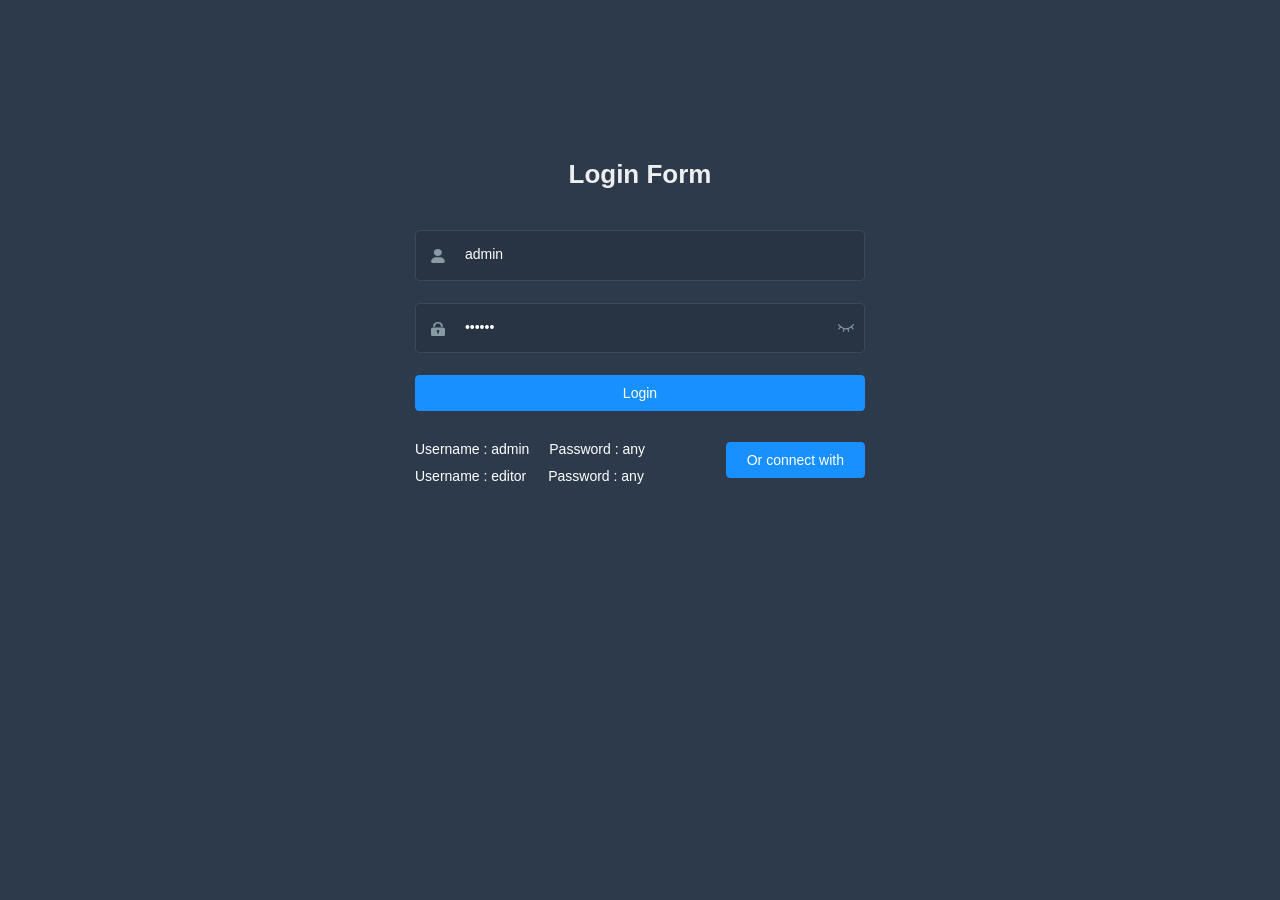
<file: index.html>
<!DOCTYPE html><html><head><meta charset=utf-8><meta http-equiv=X-UA-Compatible content="IE=edge,chrome=1"><meta name=renderer content=webkit><meta name=viewport content="width=device-width,initial-scale=1,maximum-scale=1,user-scalable=no"><link rel=icon href=/favicon.ico><title>Vue Element Admin</title><link href=/static/css/chunk-libs.5cf311f0.css rel=stylesheet><link href=/static/css/app.52411940.css rel=stylesheet></head><body><div id=app></div><script src=/static/js/chunk-elementUI.f4c4dcb1.js></script><script src=/static/js/chunk-libs.b1436f94.js></script><script>(function(c){function e(e){for(var u,a,d=e[0],k=e[1],t=e[2],b=0,r=[];b<d.length;b++)a=d[b],f[a]&&r.push(f[a][0]),f[a]=0;for(u in k)Object.prototype.hasOwnProperty.call(k,u)&&(c[u]=k[u]);o&&o(e);while(r.length)r.shift()();return h.push.apply(h,t||[]),n()}function n(){for(var c,e=0;e<h.length;e++){for(var n=h[e],u=!0,a=1;a<n.length;a++){var d=n[a];0!==f[d]&&(u=!1)}u&&(h.splice(e--,1),c=k(k.s=n[0]))}return c}var u={},a={runtime:0},f={runtime:0},h=[];function d(c){return k.p+"static/js/"+({"chunk-commons":"chunk-commons"}[c]||c)+"."+{"chunk-05a99c67":"176da256","chunk-1789ada2":"66d453b0","chunk-1d6f090d":"87a3ab75","chunk-0c5719ea":"afb9dbed","chunk-5e77a1ab":"e3b5f7a3","chunk-9ffe1f34":"bd64c939","chunk-18ffaffa":"e4954bd4","chunk-2536a139":"361bc7e1","chunk-2b40610e":"233cb66d","chunk-2d0c0353":"110c6a39","chunk-2d0c84d3":"4db0f43b","chunk-2d0ac416":"8e6d3f77","chunk-49d80fd7":"95e684e7","chunk-768e7f4a":"f693a073","chunk-a7ac0f66":"d98ef373","chunk-f77cdfb0":"7aa534db","chunk-2d0c8bf7":"197c24ac","chunk-2d0e4e1f":"10fd3889","chunk-2d0e944c":"ee30398a","chunk-2d20f537":"e76b29c5","chunk-2d2104c6":"1d9b48cc","chunk-2d2105d3":"c7401b11","chunk-2d210b83":"0d544337","chunk-2d226cab":"47ed4b01","chunk-2d229205":"f97e9de1","chunk-2d230fe7":"1db2b25c","chunk-3087a6b2":"07531b5e","chunk-33662c4b":"04624dee","chunk-38a21c65":"7f675e1b","chunk-3c782916":"13fab318","chunk-3e917caf":"8dfc00fc","chunk-40071914":"1314a58e","chunk-4b0004f6":"ecddae8b","chunk-c8ee2132":"797d522a","chunk-4c9ef285":"94634585","chunk-556562e8":"489b7814","chunk-58ada7f6":"835112c7","chunk-6c9a56a0":"83a4e171","chunk-6e83591c":"b21fb332","chunk-5164a781":"36378c6c","chunk-3ea2aa8a":"69c00f6e","chunk-70cff199":"06b53150","chunk-71e93d33":"750c2838","chunk-7348d640":"2debd355","chunk-2d0d6710":"90bf8a92","chunk-74926326":"cca719ea","chunk-75128e5a":"769ef808","chunk-88ba84c4":"792c8b33","chunk-a32311b6":"ecb05d54","chunk-acf39d70":"0f399948","chunk-bacc0f62":"a4454163","chunk-c687c6a6":"c6d2d6bc","chunk-commons":"8c989bff","chunk-14da9915":"a022c5dd","chunk-19bbb6ac":"0d9b0fec","chunk-1d886355":"ac1754a4","chunk-2d1cfca6":"38062def","chunk-645a21a7":"24fd8f8e","chunk-202ab53b":"1150894e","chunk-21beb4d4":"7fe429a9","chunk-370f2937":"46d9e4bc","chunk-53ca8c3c":"bef77210","chunk-5bdd67a2":"b6d60dec","chunk-71aae704":"183349be","chunk-c74ff706":"7e5145bd","chunk-2d0a519f":"350d8f8c","chunk-2d0f0a2e":"01dde36b","chunk-ffb059ac":"688e3d99","chunk-54b312fe":"818f2730","chunk-2d0e6c67":"8db95d8d","chunk-56ddc834":"31cc1e47","chunk-43f8ff7c":"bfde5c1b"}[c]+".js"}function k(e){if(u[e])return u[e].exports;var n=u[e]={i:e,l:!1,exports:{}};return c[e].call(n.exports,n,n.exports,k),n.l=!0,n.exports}k.e=function(c){var e=[],n={"chunk-05a99c67":1,"chunk-1789ada2":1,"chunk-1d6f090d":1,"chunk-0c5719ea":1,"chunk-5e77a1ab":1,"chunk-9ffe1f34":1,"chunk-18ffaffa":1,"chunk-2536a139":1,"chunk-2b40610e":1,"chunk-49d80fd7":1,"chunk-768e7f4a":1,"chunk-a7ac0f66":1,"chunk-f77cdfb0":1,"chunk-3087a6b2":1,"chunk-33662c4b":1,"chunk-38a21c65":1,"chunk-3c782916":1,"chunk-3e917caf":1,"chunk-40071914":1,"chunk-4b0004f6":1,"chunk-c8ee2132":1,"chunk-556562e8":1,"chunk-6c9a56a0":1,"chunk-3ea2aa8a":1,"chunk-70cff199":1,"chunk-7348d640":1,"chunk-88ba84c4":1,"chunk-a32311b6":1,"chunk-acf39d70":1,"chunk-c687c6a6":1,"chunk-commons":1,"chunk-19bbb6ac":1,"chunk-1d886355":1,"chunk-2d1cfca6":1,"chunk-645a21a7":1,"chunk-202ab53b":1,"chunk-21beb4d4":1,"chunk-370f2937":1,"chunk-53ca8c3c":1,"chunk-71aae704":1,"chunk-c74ff706":1,"chunk-ffb059ac":1};a[c]?e.push(a[c]):0!==a[c]&&n[c]&&e.push(a[c]=new Promise((function(e,n){for(var u="static/css/"+({"chunk-commons":"chunk-commons"}[c]||c)+"."+{"chunk-05a99c67":"d0296c60","chunk-1789ada2":"9b8c6c9b","chunk-1d6f090d":"cb8c5470","chunk-0c5719ea":"ab6b6f37","chunk-5e77a1ab":"dc97a285","chunk-9ffe1f34":"9d8162eb","chunk-18ffaffa":"7a0c24ef","chunk-2536a139":"33cb7757","chunk-2b40610e":"a44d9352","chunk-2d0c0353":"31d6cfe0","chunk-2d0c84d3":"31d6cfe0","chunk-2d0ac416":"31d6cfe0","chunk-49d80fd7":"40c311b8","chunk-768e7f4a":"9ea98b33","chunk-a7ac0f66":"ed23d07d","chunk-f77cdfb0":"f314e1b9","chunk-2d0c8bf7":"31d6cfe0","chunk-2d0e4e1f":"31d6cfe0","chunk-2d0e944c":"31d6cfe0","chunk-2d20f537":"31d6cfe0","chunk-2d2104c6":"31d6cfe0","chunk-2d2105d3":"31d6cfe0","chunk-2d210b83":"31d6cfe0","chunk-2d226cab":"31d6cfe0","chunk-2d229205":"31d6cfe0","chunk-2d230fe7":"31d6cfe0","chunk-3087a6b2":"b866a291","chunk-33662c4b":"81ed71f2","chunk-38a21c65":"06741600","chunk-3c782916":"12b1bd36","chunk-3e917caf":"55203a7a","chunk-40071914":"e6957c71","chunk-4b0004f6":"860218f8","chunk-c8ee2132":"fc684471","chunk-4c9ef285":"31d6cfe0","chunk-556562e8":"b043920c","chunk-58ada7f6":"31d6cfe0","chunk-6c9a56a0":"1fc537f3","chunk-6e83591c":"31d6cfe0","chunk-5164a781":"31d6cfe0","chunk-3ea2aa8a":"b5c17e32","chunk-70cff199":"543e5073","chunk-71e93d33":"31d6cfe0","chunk-7348d640":"e5e4dfbf","chunk-2d0d6710":"31d6cfe0","chunk-74926326":"31d6cfe0","chunk-75128e5a":"31d6cfe0","chunk-88ba84c4":"c85e8332","chunk-a32311b6":"8e192983","chunk-acf39d70":"4b4aaa9c","chunk-bacc0f62":"31d6cfe0","chunk-c687c6a6":"d1c64e6f","chunk-commons":"6fa8c1a9","chunk-14da9915":"31d6cfe0","chunk-19bbb6ac":"90a6ce5e","chunk-1d886355":"b0141cbc","chunk-2d1cfca6":"8394d684","chunk-645a21a7":"95371419","chunk-202ab53b":"0a61306c","chunk-21beb4d4":"37208ead","chunk-370f2937":"83896085","chunk-53ca8c3c":"5b27f791","chunk-5bdd67a2":"31d6cfe0","chunk-71aae704":"9171fa4b","chunk-c74ff706":"2cd98715","chunk-2d0a519f":"31d6cfe0","chunk-2d0f0a2e":"31d6cfe0","chunk-ffb059ac":"6d24dacd","chunk-54b312fe":"31d6cfe0","chunk-2d0e6c67":"31d6cfe0","chunk-56ddc834":"31d6cfe0","chunk-43f8ff7c":"31d6cfe0"}[c]+".css",f=k.p+u,h=document.getElementsByTagName("link"),d=0;d<h.length;d++){var t=h[d],b=t.getAttribute("data-href")||t.getAttribute("href");if("stylesheet"===t.rel&&(b===u||b===f))return e()}var r=document.getElementsByTagName("style");for(d=0;d<r.length;d++){t=r[d],b=t.getAttribute("data-href");if(b===u||b===f)return e()}var o=document.createElement("link");o.rel="stylesheet",o.type="text/css",o.onload=e,o.onerror=function(e){var u=e&&e.target&&e.target.src||f,h=new Error("Loading CSS chunk "+c+" failed.\n("+u+")");h.request=u,delete a[c],o.parentNode.removeChild(o),n(h)},o.href=f;var i=document.getElementsByTagName("head")[0];i.appendChild(o)})).then((function(){a[c]=0})));var u=f[c];if(0!==u)if(u)e.push(u[2]);else{var h=new Promise((function(e,n){u=f[c]=[e,n]}));e.push(u[2]=h);var t,b=document.createElement("script");b.charset="utf-8",b.timeout=120,k.nc&&b.setAttribute("nonce",k.nc),b.src=d(c),t=function(e){b.onerror=b.onload=null,clearTimeout(r);var n=f[c];if(0!==n){if(n){var u=e&&("load"===e.type?"missing":e.type),a=e&&e.target&&e.target.src,h=new Error("Loading chunk "+c+" failed.\n("+u+": "+a+")");h.type=u,h.request=a,n[1](h)}f[c]=void 0}};var r=setTimeout((function(){t({type:"timeout",target:b})}),12e4);b.onerror=b.onload=t,document.head.appendChild(b)}return Promise.all(e)},k.m=c,k.c=u,k.d=function(c,e,n){k.o(c,e)||Object.defineProperty(c,e,{enumerable:!0,get:n})},k.r=function(c){"undefined"!==typeof Symbol&&Symbol.toStringTag&&Object.defineProperty(c,Symbol.toStringTag,{value:"Module"}),Object.defineProperty(c,"__esModule",{value:!0})},k.t=function(c,e){if(1&e&&(c=k(c)),8&e)return c;if(4&e&&"object"===typeof c&&c&&c.__esModule)return c;var n=Object.create(null);if(k.r(n),Object.defineProperty(n,"default",{enumerable:!0,value:c}),2&e&&"string"!=typeof c)for(var u in c)k.d(n,u,function(e){return c[e]}.bind(null,u));return n},k.n=function(c){var e=c&&c.__esModule?function(){return c["default"]}:function(){return c};return k.d(e,"a",e),e},k.o=function(c,e){return Object.prototype.hasOwnProperty.call(c,e)},k.p="/",k.oe=function(c){throw console.error(c),c};var t=window["webpackJsonp"]=window["webpackJsonp"]||[],b=t.push.bind(t);t.push=e,t=t.slice();for(var r=0;r<t.length;r++)e(t[r]);var o=b;n()})([]);</script><script src=/static/js/app.464944f6.js></script></body></html>
</file>
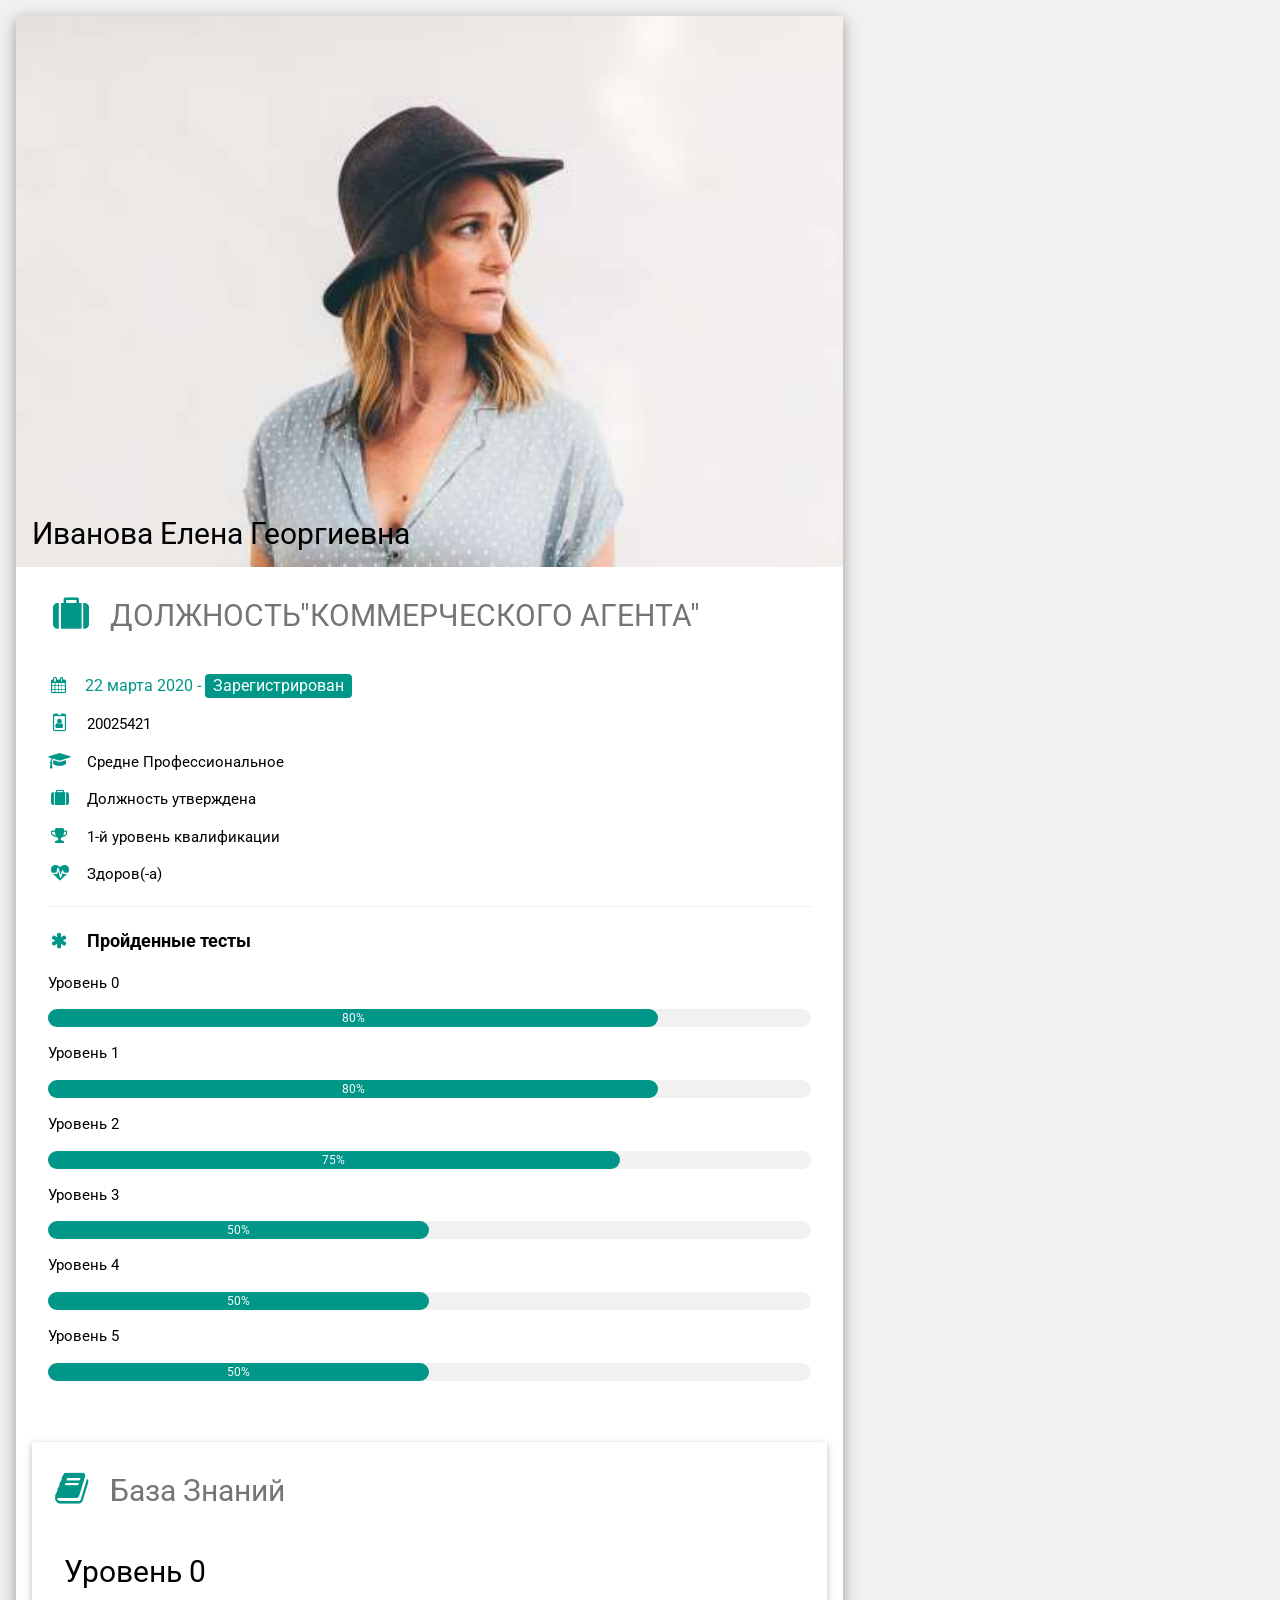
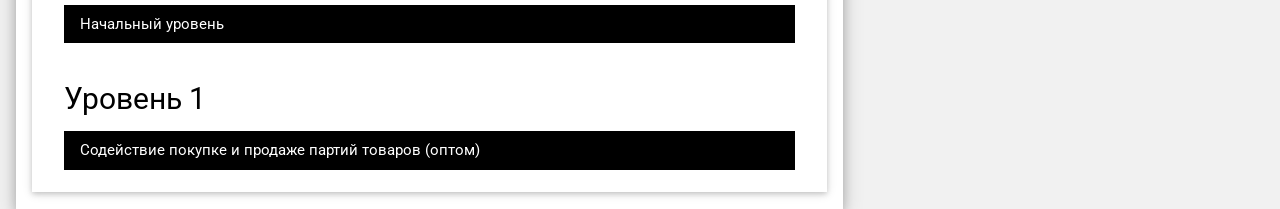
<file: employee/index.htm>
<!DOCTYPE html>
<html>
<title>W3.CSS Template</title>
<meta charset="windows-1251">
<meta name="viewport" content="width=device-width, initial-scale=1">
<link rel="stylesheet" href="https://www.w3schools.com/w3css/4/w3.css">
<link rel='stylesheet' href='https://fonts.googleapis.com/css?family=Roboto'>
<link rel="stylesheet" href="https://cdnjs.cloudflare.com/ajax/libs/font-awesome/4.7.0/css/font-awesome.min.css">
<style>
html,body,h1,h2,h3,h4,h5,h6 {font-family: "Roboto", sans-serif}
</style>
<body class="w3-light-grey">

<!-- Page Container -->
<div class="w3-content w3-margin-top" style="max-width:1400px;">

  <!-- The Grid -->
  <div class="w3-row-padding">
  
    <!-- Left Column -->
    <div class="w3-third">
    
     

    <!-- End Left Column -->
    </div>

    <!-- Right Column -->
    
    
    <div class="w3-twothird">
    
     <div class="w3-white w3-text-grey w3-card-4">
        <div class="w3-display-container">
          <img src="avatar_hat.jpg" style="width:100%" alt="Avatar">
          <div class="w3-display-bottomleft w3-container w3-text-black">
            <h2>������� ����� ����������</h2>
          </div>
        </div>
        <div class="w3-container">
        
        
         <div class="w3-container w3-white w3-margin-bottom">
        <h2 class="w3-text-grey w3-padding-16"><i class="fa fa-suitcase fa-fw w3-margin-right w3-xxlarge w3-text-teal"></i>���������"������������� ������"</h2>
        <div class="w3-container">
         
        
       
        
      </div>
          <h6 class="w3-text-teal"><i class="fa fa-calendar fa-fw w3-margin-right"></i>22 ����� 2020 - <span class="w3-tag w3-teal w3-round">���������������</span></h6>
         
        
      
          <p><i class="fa fa-id-badge fa-fw w3-margin-right w3-large w3-text-teal"></i>20025421</p>
          <p><i class="fa fa-graduation-cap fa-fw w3-margin-right w3-large w3-text-teal"></i>C����� ����������������</p>
           <p><i class="fa fa-suitcase fa-fw w3-margin-right w3-large w3-text-teal"></i>��������� ����������</p>
            <p><i class="fa fa-trophy fa-fw w3-margin-right w3-large w3-text-teal"></i>1-� ������� ������������</p>
          <p><i class="fa fa-heartbeat fa-fw w3-margin-right w3-large w3-text-teal"></i>������(-�)</p>
         
          <hr>

          <p class="w3-large"><b><i class="fa fa-asterisk fa-fw w3-margin-right w3-text-teal"></i>���������� �����</b></p>
          <p>������� 0</p>
          <div class="w3-light-grey w3-round-xlarge w3-small">
            <div class="w3-container w3-center w3-round-xlarge w3-teal" style="width:80%">80%</div>
          </div>
          <p>������� 1</p>
          <div class="w3-light-grey w3-round-xlarge w3-small">
            <div class="w3-container w3-center w3-round-xlarge w3-teal" style="width:80%">
              <div class="w3-center w3-text-white">80%</div>
            </div>
          </div>
          <p>������� 2</p>
          <div class="w3-light-grey w3-round-xlarge w3-small">
            <div class="w3-container w3-center w3-round-xlarge w3-teal" style="width:75%">75%</div>
          </div>
          <p>������� 3</p>
          <div class="w3-light-grey w3-round-xlarge w3-small">
            <div class="w3-container w3-center w3-round-xlarge w3-teal" style="width:50%">50%</div>
          </div>
          <p>������� 4</p>
          <div class="w3-light-grey w3-round-xlarge w3-small">
            <div class="w3-container w3-center w3-round-xlarge w3-teal" style="width:50%">50%</div>
          </div>
          <p>������� 5</p>
          <div class="w3-light-grey w3-round-xlarge w3-small">
            <div class="w3-container w3-center w3-round-xlarge w3-teal" style="width:50%">50%</div>
          </div>
          <br>

          
      </div><br>
    

     

      <div class="w3-container w3-card w3-white">
        <h2 class="w3-text-grey w3-padding-16"><i class="fa fa-book fa-fw w3-margin-right w3-xxlarge w3-text-teal"></i>���� ������</h2>
        <div class="w3-container">
  <h2>������� 0</h2>
  </div>
        
        <div class="w3-container">
          
          <button onclick="myFunction('Demo1')" class="w3-btn w3-block w3-black w3-left-align">��������� �������</button>
<div id="Demo1" class="w3-container w3-hide">
 <div class="w3-row w3-container w3-row-padding">
  <div class="w3-panel w3-pale-green">
    <p>����� ����������� ����� ������ �� �������� 
������ � ����� ������ ������</p>
  </div>
  <h4>��������</h4>
  <div class="w3-light-grey">
  <div class="w3-container w3-green" style="width:25%">25%</div>
</div><br>
  
  <div class="w3-col s4 w3-center">
   <div class="w3-card-4" style="width:100%;">
    <header class="w3-container "><br>
    <div class="w3-xxxlarge">
    <h3>������ �������� ���������</h3>
    </div>
      </header>
<div class="w3-container">
      <br>
    </div>
<footer class="w3-container w3-blue">
      <h5>������ ����</h5>
      </footer>
  </div>
  </div>
  
   <div class="w3-col s4 w3-center">
   <div class="w3-card-4" style="width:100%;">
    <header class="w3-container "><br>
    <div class="w3-xxxlarge">
    <h3>D��������� �������� ����������</h3>
    </div>
      </header>
<div class="w3-container">
      <br>
    </div>
<footer class="w3-container w3-blue">
      <h5>������ ����</h5>
      </footer>
  </div>
  </div>
  
  
  
   <div class="w3-col s4 w3-center">
   <div class="w3-card-4" style="width:100%;">
    <header class="w3-container "><br>
    <div class="w3-xxxlarge">
    <h3>������� � ����� ������ �����</h3>
    </div>
      </header>
<div class="w3-container">
      <br>
    </div>
<footer class="w3-container w3-blue">
      <h5>������ ����</h5>
      </footer>
  </div>
  </div>
  
  
  
</div><br>
        </div><br>
      </div>







<div class="w3-container">
  <h2>������� 1</h2>
  </div>
        
        <div class="w3-container">
          
          <button onclick="myFunction('Demo2')" class="w3-btn w3-block w3-black w3-left-align">���������� ������� � ������� ������ ������� (�����)</button>
<div id="Demo2" class="w3-container w3-hide">
 <div class="w3-row w3-container w3-row-padding">
  <div class="w3-panel w3-pale-green">
    <p>����� ����������� ����� ������ �� �������� 
������ � ����� ������ ������</p>
  </div>
  <h4>��������</h4>
  <div class="w3-light-grey">
  <div class="w3-container w3-green" style="width:25%">25%</div>
</div><br>
  
  <div class="w3-col s4 w3-center">
   <div class="w3-card-4" style="width:100%;">
    <header class="w3-container "><br>
    <div class="w3-xxxlarge">
    <h3>������� ���������� ����������</h3>
    </div>
      </header>
<div class="w3-container">
      <br>
    </div>
<footer class="w3-container w3-blue">
      <h5>������ ��������</h5>
      </footer>
  </div>
  </div>
  
   <div class="w3-col s4 w3-center">
   <div class="w3-card-4" style="width:100%;">
    <header class="w3-container "><br>
    <div class="w3-xxxlarge">
    <h3>������� ���������� ����������</h3>
    </div>
      </header>
<div class="w3-container">
      <br>
    </div>
<footer class="w3-container w3-blue">
      <h5>������ ����</h5>
      </footer>
  </div>
  </div>
  
  
  
  
  
  
 
  
  
  
</div><br>
        </div><br>






    <!-- End Right Column -->
    </div>
    
  <!-- End Grid -->
  </div>
  
  <!-- End Page Container -->
</div>

<footer class="w3-container w3-teal w3-center w3-margin-top">
 
</footer>
<script>
function myFunction(id) {
  var x = document.getElementById(id);
  if (x.className.indexOf("w3-show") == -1) {
    x.className += " w3-show";
  } else { 
    x.className = x.className.replace(" w3-show", "");
  }
}
</script>
</body>
</html>
</file>
